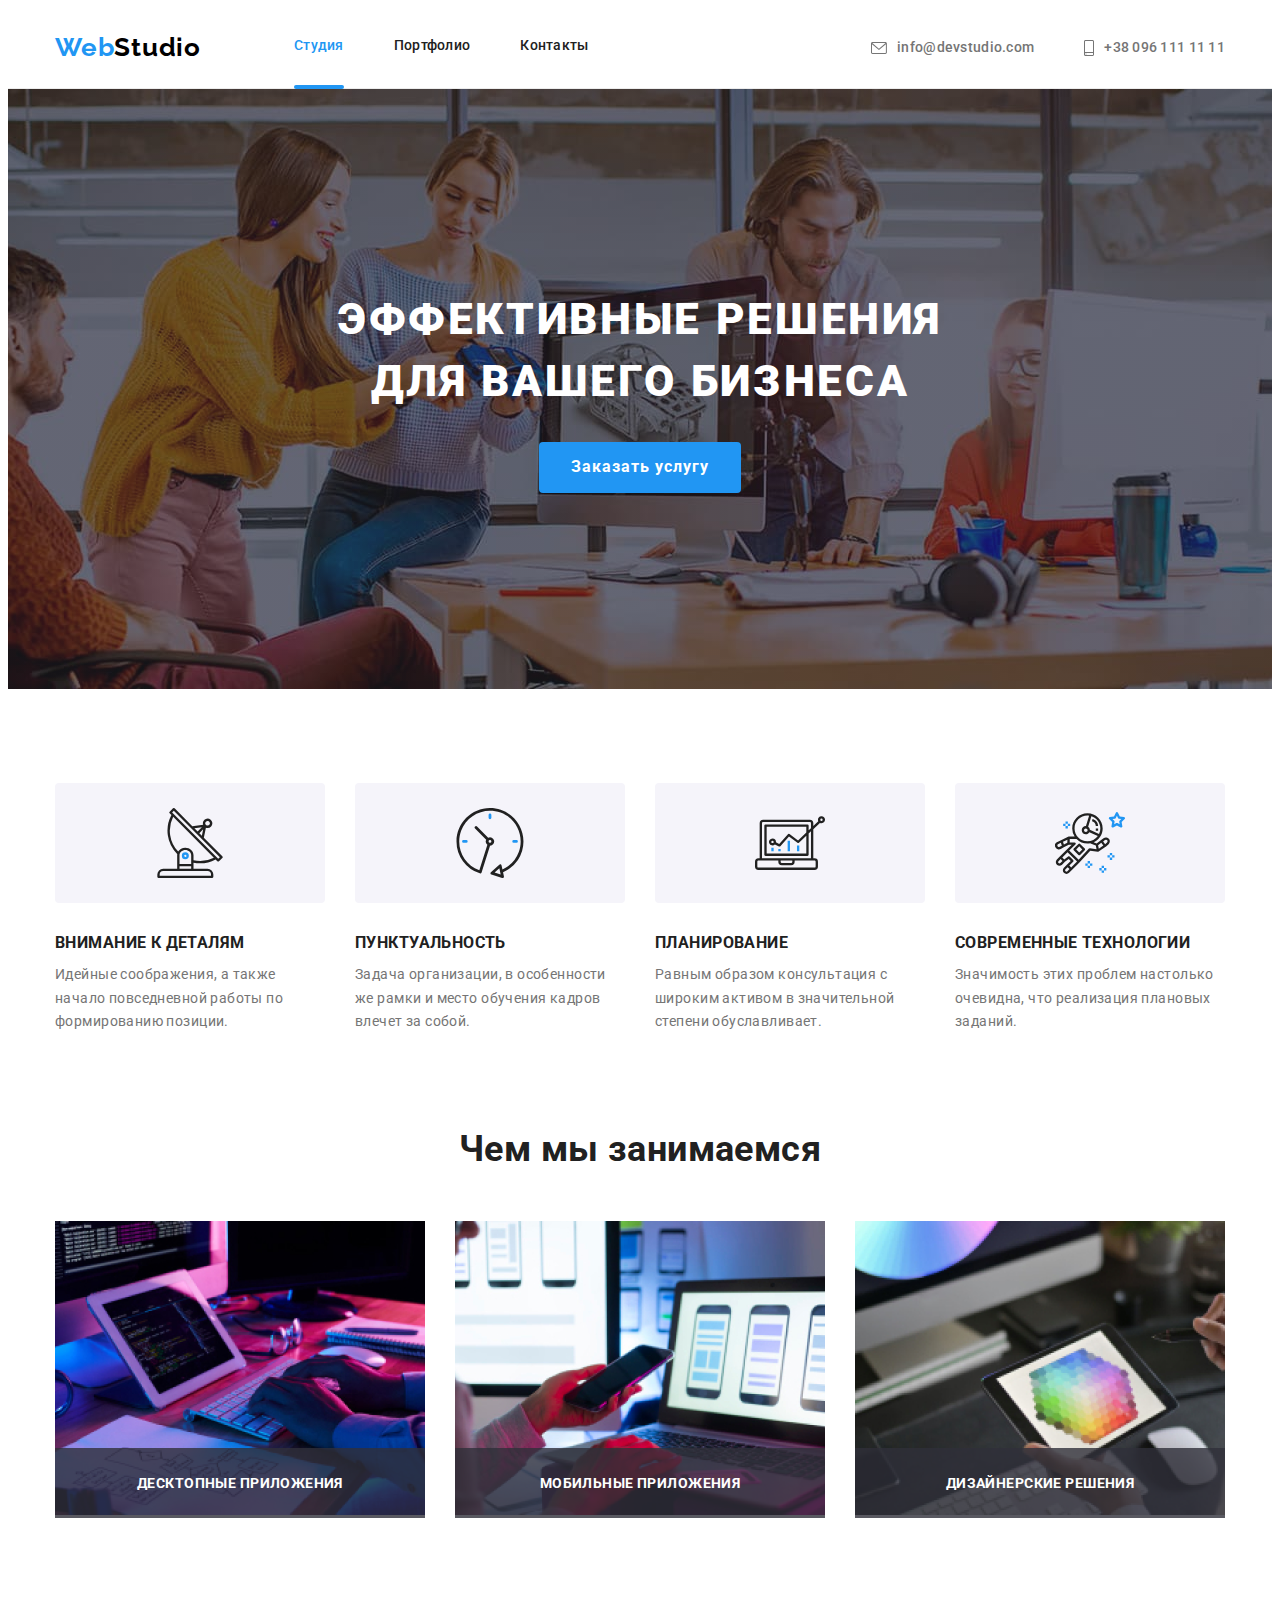
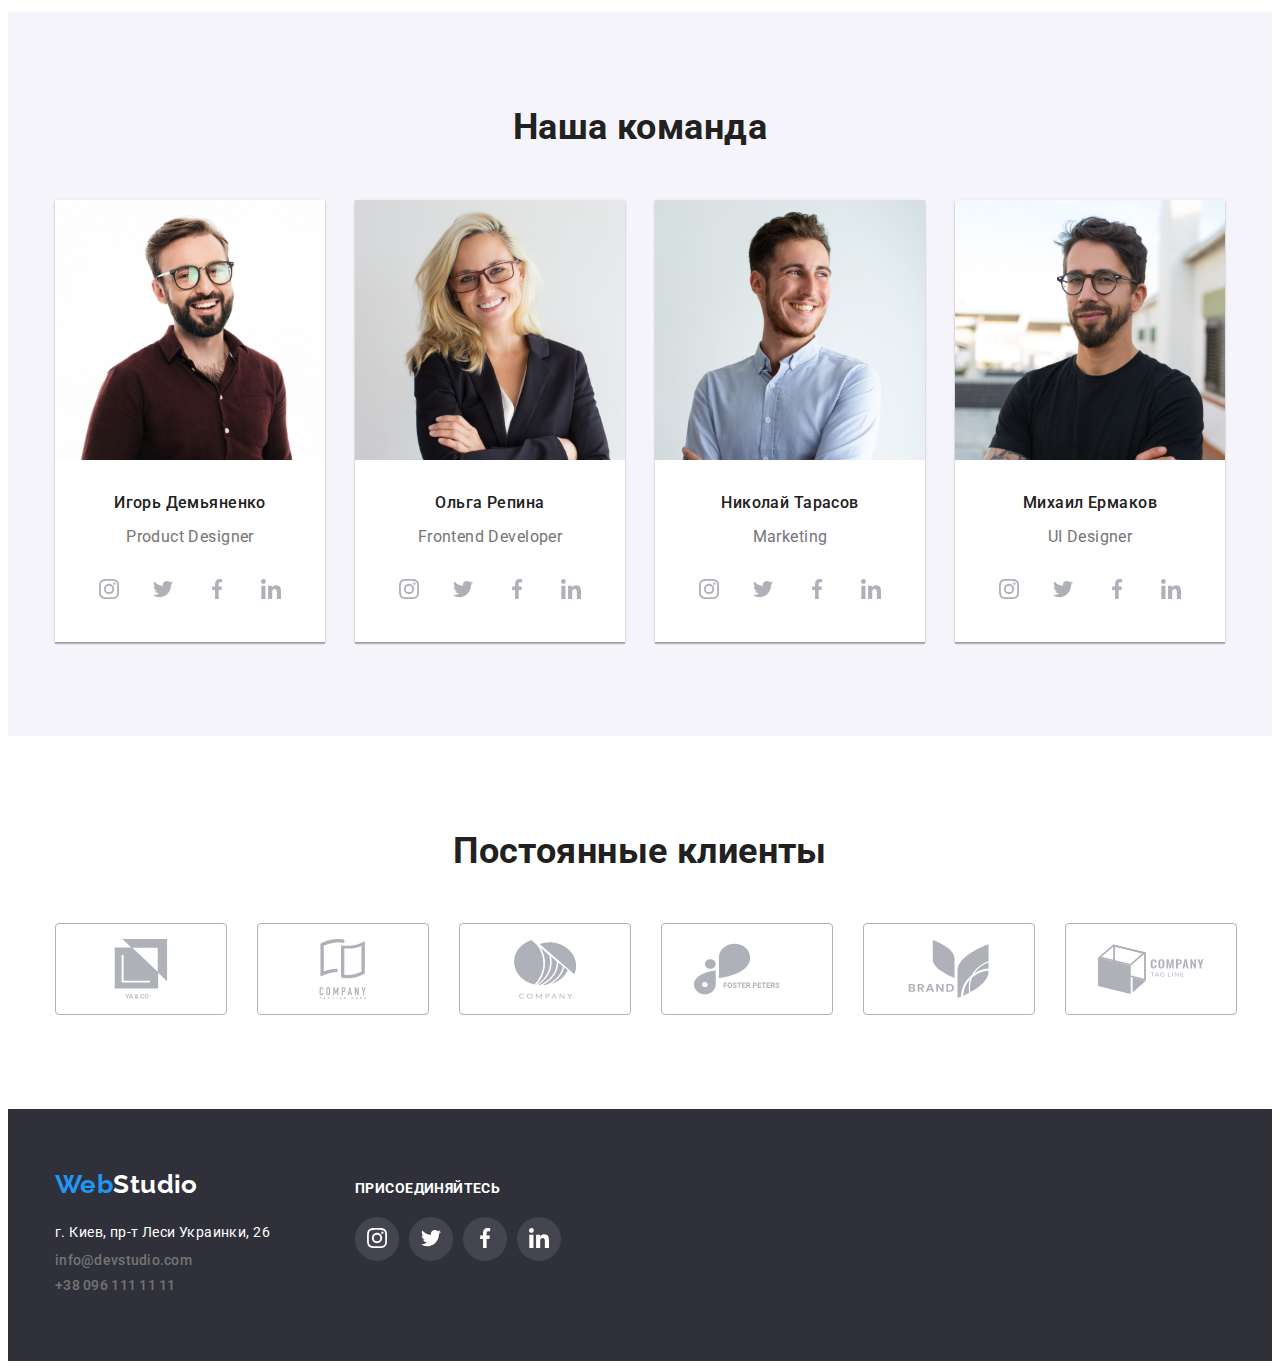
<file: index.html>
<!DOCTYPE html>
<html lang="ru">
<head>
    <meta charset="UTF-8">
    <meta http-equiv="X-UA-Compatible" content="IE=edge">
    <meta name="viewport" content="width=device-width, initial-scale=1.0">
    <title>WebStudio</title>

    <link rel="preconnect" href="https://fonts.googleapis.com">
    <link rel="preconnect" href="https://fonts.gstatic.com" crossorigin>
    <link href="https://fonts.googleapis.com/css2?family=Raleway:wght@700&family=Roboto:wght@400;500;700;900&display=swap"
        rel="stylesheet">

    <link rel="stylesheet" href="https://github.com/sindresorhus/modern-normalize/blob/main/modern-normalize.css">    

    <link rel="stylesheet" href="./css/styles.css">

    
</head>
<body>
    <!-- Header-->
    <header class="header">
        <div class="container">
            <nav class="main-nav">
                <a href="index.html" class="logo-link">
                    <span class="logo-link-web">Web</span><span class="logo-link-studio">Studio</span></a>
                <ul class="site-nav list">
                    <li class="item"><a href="./index.html" class="header-link current active-page">Студия</a></li>
                    <li class="item"><a href="./portfolio.html" class="header-link">Портфолио</a></li>
                    <li class="item"><a href="" class="header-link">Контакты</a></li>
                </ul>
    
                <ul class="list contacts-nav">
                    <li class="item">
                        <a href="mailto:info@devstudio.com" class="header-contacts">
                            <svg class="icon-envelope" width="16px" height="12px">
                                <use href="./images/sprite.svg#icon-envelope"></use>
                            </svg>
                            info@devstudio.com   
                        </a>     
                    </li>
                    <li class="item">
                        <a href="tel:+380961111111" class="header-contacts">
                            <svg class="icon-smartphone"width="10px" height="16px">
                                <use href="./images/sprite.svg#icon-smartphone"></use>
                            </svg>
                            +38 096 111 11 11    
                        </a>
                    </li>
                </ul>
            </nav>
        </div>
    </header>

    <!-- Main-->
    <main>
        <!-- Герой -->
        <section class="section hero overlay">
            <div class="container">
                <h1 class="hero-tittle">Эффективные решения для вашего бизнеса</h1>
                
                <button type="button" class="hero-button" data-modal-open>Заказать услугу</button>
            </div>

        </section>


        <!-- Преимущества -->
        <section class="section benefits-container">
                <div class="container">
                    <h2 class="benefits-h">Преимущества</h2>
                    <ul class="list benefits">
                        <li class="benefits-list-item">
                            <div class="benefits-list-space">
                                <svg class="benefits-list-icon">
                                    <use href="./images/sprite.svg#icon-antenna"></use>
                                </svg>
                            </div>
                            <h3 class="benefits-tittle">Внимание к деталям</h3>
                            <p class="benefits-text">Идейные соображения, а также начало повседневной работы по формированию позиции.</p>
                        </li>
                        <li class="benefits-list-item">
                            <div class="benefits-list-space">
                                <svg class="benefits-list-icon">
                                    <use href="./images/sprite.svg#icon-clock"></use>
                                </svg>
                            </div>
                            <h3 class="benefits-tittle">Пунктуальность</h3>
                            <p class="benefits-text">Задача организации, в особенности же рамки и место обучения кадров влечет за собой.</p>
                        </li>
                        <li class="benefits-list-item">
                            <div class="benefits-list-space">
                                <svg class="benefits-list-icon">
                                    <use href="./images/sprite.svg#icon-diagram"></use>
                                </svg>
                            </div>
                            <h3 class="benefits-tittle">Планирование</h3>
                            <p class="benefits-text">Равным образом консультация с широким активом в значительной степени обуславливает.</p>
                        </li>
                        <li class="benefits-list-item">
                            <div class="benefits-list-space">
                                <svg class="benefits-list-icon">
                                    <use href="./images/sprite.svg#icon-astronaut"></use>
                                </svg>
                            </div>
                            <h3 class="benefits-tittle">Современные технологии</h3>
                            <p class="benefits-text">Значимость этих проблем настолько очевидна, что реализация плановых заданий.</p>
                        </li>
                    </ul>
                </div>
        </section>
        
        <!-- Чем мы занимаемся -->
        <section class="section">
            <div class="container">
                    <h2 class="what-we-do-title">Чем мы занимаемся</h2>
                    <ul class="list what-we-do">
                        <li class="item">
                            <div class="what-we-do-thumb">
                                <img src="./images/box-1.png" alt="box-1" width="370">
                                <p class="what-we-do-thumb-label">Десктопные приложения</p>
                            </div>
                        </li>
                        <li class="item">
                            <div class="what-we-do-thumb">
                                <img src="./images/box-2.png" alt="box-2" width="370">
                                <p class="what-we-do-thumb-label">Мобильные приложения</p>
                            </div>    
                        </li>
                        <li class="item">
                            <div class="what-we-do-thumb">
                                <img src="./images/box-3.png" alt="box-3" width="370">
                                <p class="what-we-do-thumb-label">Дизайнерские решения</p>
                            </div>                   
                        </li>
                    </ul>
            </div>
        </section>

        <!--Наша команда-->
        <section class="our-team-section section">
            <div class="container">
                <h2 class="our-team-title">Наша команда</h2>
                <ul class="list our-team">
                    <li class="item">
                        <div class="our-team-scene">
                            <div class="our-team-photo">
                                <img src="./images/team-card-1.jpg" alt="team-card-1" width="270">
                            </div>
                        </div>
                        <h3 class="our-team-fs-name">Игорь Демьяненко</h3>
                        <p class="our-team-profession">Product Designer</p>
                            <ul class="list team-social-list">
                                <li class="team-social-links">
                                    <a href="https://www.instagram.com" target="_blank">
                                        <svg class="team-icon-instagram">
                                            <use href="./images/sprite.svg#icon-instagram"></use>
                                        </svg>
                                    </a>
                                </li>
                                <li class="team-social-links">
                                    <a href="https://twitter.com" target="_blank">
                                        <svg class="team-icon-twitter">
                                            <use href="./images/sprite.svg#icon-twitter"></use>
                                        </svg>
                                    </a>
                                </li>
                                <li class="team-social-links">
                                    <a href="https://www.facebook.com" target="_blank">
                                        <svg class="team-icon-facebook">
                                            <use href="./images/sprite.svg#icon-facebook"></use>
                                        </svg>
                                    </a>
                                </li>
                                <li class="team-social-links">
                                    <a href="https://www.linkedin.com" target="_blank">
                                        <svg class="team-icon-linkedin">
                                            <use href="./images/sprite.svg#icon-linkedin"></use>
                                        </svg>
                                    </a>
                                </li>
                            </ul>
                    </li>
                
                    <li class="item">
                        <div class="our-team-scene">
                            <div class="our-team-photo">
                                <img src="./images/team-card-2.jpg" alt="team-card-1" width="270">
                            </div>
                        </div>
                        <h3 class="our-team-fs-name">Ольга Репина</h3>
                        <p class="our-team-profession">Frontend Developer</p>
                            <ul class="list team-social-list">
                                <li class="team-social-links">
                                    <a href="https://www.instagram.com" target="_blank">
                                        <svg class="team-icon-instagram">
                                            <use href="./images/sprite.svg#icon-instagram"></use>
                                        </svg>
                                    </a>
                                </li>
                                <li class="team-social-links">
                                    <a href="https://twitter.com" target="_blank">
                                        <svg class="team-icon-twitter">
                                            <use href="./images/sprite.svg#icon-twitter"></use>
                                        </svg>
                                    </a>
                                </li>
                                <li class="team-social-links">
                                    <a href="https://www.facebook.com" target="_blank">
                                        <svg class="team-icon-facebook">
                                            <use href="./images/sprite.svg#icon-facebook"></use>
                                        </svg>
                                    </a>
                                </li>
                                <li class="team-social-links">
                                    <a href="https://www.linkedin.com" target="_blank">
                                        <svg class="team-icon-linkedin">
                                            <use href="./images/sprite.svg#icon-linkedin"></use>
                                        </svg>
                                    </a>
                                </li>
                            </ul>
                    </li>
                
                    <li class="item">
                        <div class="our-team-scene">
                            <div class="our-team-photo">
                                <img src="./images/team-card-3.jpg" alt="team-card-1" width="270">
                            </div>
                        </div>
                        <h3 class="our-team-fs-name">Николай Тарасов</h3>
                        <p class="our-team-profession">Marketing</p>
                            <ul class="list team-social-list">
                                <li class="team-social-links">
                                    <a href="https://www.instagram.com" target="_blank">
                                        <svg class="team-icon-instagram">
                                            <use href="./images/sprite.svg#icon-instagram"></use>
                                        </svg>
                                    </a>
                                </li>
                                <li class="team-social-links">
                                    <a href="https://twitter.com" target="_blank">
                                        <svg class="team-icon-twitter">
                                            <use href="./images/sprite.svg#icon-twitter"></use>
                                        </svg>
                                    </a>
                                </li>
                                <li class="team-social-links">
                                    <a href="https://www.facebook.com" target="_blank">
                                        <svg class="team-icon-facebook">
                                            <use href="./images/sprite.svg#icon-facebook"></use>
                                        </svg>
                                    </a>
                                </li>
                                <li class="team-social-links">
                                    <a href="https://www.linkedin.com" target="_blank">
                                        <svg class="team-icon-linkedin">
                                            <use href="./images/sprite.svg#icon-linkedin"></use>
                                        </svg>
                                    </a>
                                </li>
                            </ul>
                    </li>
                
                    <li class="item">
                        <div class="our-team-scene">
                            <div class="our-team-photo">
                                <img src="./images/team-card-4.jpg" alt="team-card-1" width="270">
                            </div>
                        </div>
                        <h3 class="our-team-fs-name">Михаил Ермаков</h3>
                        <p class="our-team-profession">UI Designer</p>
                        <ul class="list team-social-list">
                            <li class="team-social-links">
                                <a href="https://www.instagram.com" target="_blank">
                                    <svg class="team-icon-instagram">
                                        <use href="./images/sprite.svg#icon-instagram"></use>
                                    </svg>
                                </a>
                            </li>
                            <li class="team-social-links">
                                <a href="https://twitter.com">
                                    <svg class="team-icon-twitter" target="_blank">
                                        <use href="./images/sprite.svg#icon-twitter"></use>
                                    </svg>
                                </a>
                            </li>
                            <li class="team-social-links">
                                <a href="https://www.facebook.com" target="_blank">
                                    <svg class="team-icon-facebook">
                                        <use href="./images/sprite.svg#icon-facebook"></use>
                                    </svg>
                                </a>
                            </li>
                            <li class="team-social-links">
                                <a href="https://www.linkedin.com" target="_blank">
                                    <svg class="team-icon-linkedin">
                                        <use href="./images/sprite.svg#icon-linkedin"></use>
                                    </svg>
                                </a>
                            </li>
                        </ul>
                    </li>
                </ul>
            </div>
        </section>

        <!-- Постоянные клиенты -->
        <section class="section">
            <div class="container">
                <h2 class="regular-customers-title">Постоянные клиенты</h2>
                <ul class="list regular-customers">
                    <li class="item regular-customers-logo">
                        <a href="" class="regular-customers-link">
                            <svg class="icon-client">
                                <use href="./images/sprite.svg#icon-client-1"></use>
                            </svg>
                        </a>
                    </li>
                    <li class="item regular-customers-logo">
                        <a href="" class="regular-customers-link">
                            <svg class="icon-client">
                                <use href="./images/sprite.svg#icon-client-2"></use>
                            </svg>
                        </a>
                    </li>
                    <li class="item regular-customers-logo">
                        <a href="" class="regular-customers-link">
                            <svg class="icon-client">
                                <use href="./images/sprite.svg#icon-client-3"></use>
                            </svg>
                        </a>
                    </li>
                    <li class="item regular-customers-logo">
                        <a href="" class="regular-customers-link">
                            <svg class="icon-client">
                                <use href="./images/sprite.svg#icon-client-4"></use>
                            </svg>
                        </a>
                    </li>
                    <li class="item regular-customers-logo">
                        <a href="" class="regular-customers-link">
                            <svg class="icon-client">
                                <use href="./images/sprite.svg#icon-client-5"></use>
                            </svg>
                        </a>
                    </li>
                    <li class="item regular-customers-logo">
                        <a href="" class="regular-customers-link">
                            <svg class="icon-client">
                                <use href="./images/sprite.svg#icon-client-6"></use>
                            </svg>
                        </a>
                    </li>
                </ul>
            </div>
        </section>

    </main>

    <!-- Footer-->
    <footer class="footer">
        <div class="container footer-container">
            <div class="footer-main-info">
                <a href="index.html" class="footer-link"><span class="footer-link-web">Web</span><span
                        class="footer-link-studio">Studio</span></a>
                <address>
                    <ul class="list footer-list">
                        <li class="footer-item">
                            <p class="footer-text">г. Киев, пр-т Леси Украинки, 26</p>
                        </li>
                        <li class="footer-item"><a href="mailto:info@devstudio.com" class="footer-contacts">info@devstudio.com</a></li>
                        <li class="footer-item"><a href="tel:+380961111111" class="footer-contacts">+38 096 111 11 11</a></li>
                    </ul>
                </address>
            </div>
            <div class="footer-social">
                <h2 class="footer-social-title">Присоединяйтесь</h2>
                <ul class="list footer-list-icon">
                    <li class="footer-social-links">
                        <a href="https://www.instagram.com" target="_blank">
                            <svg class="icon-instagram">
                                 <use href="./images/sprite.svg#icon-instagram"></use>
                            </svg>
                        </a>
                    </li>
                    <li class="footer-social-links">
                        <a href="https://twitter.com" target="_blank">
                            <svg class="icon-twitter">
                                <use href="./images/sprite.svg#icon-twitter"></use>
                            </svg>
                        </a>
                    </li>
                    <li class="footer-social-links">
                        <a href="https://www.facebook.com" target="_blank">
                            <svg class="icon-facebook">
                                <use href="./images/sprite.svg#icon-facebook"></use>
                            </svg>
                        </a>
                    </li>
                    <li class="footer-social-links">
                        <a href="https://www.linkedin.com" target="_blank">
                            <svg class="icon-linkedin">
                                <use href="./images/sprite.svg#icon-linkedin"></use>
                            </svg>
                        </a>
                    </li>
                </ul>
            </div>
            

        </div>
    </footer>

    <!-- Modal-->
    <div class="backdrop is-hidden" data-modal>
        <div class="modal">
                <button data-modal-close class="modal-close-button">
                    <svg class="modal-close-icon">
                        <use href="./images/close-button_1.svg#icon-close-button"></use>
                    </svg>
            </button>
        </div>
    </div>
    <script src="./js/modal.js"></script>

</body>
</html>
</file>
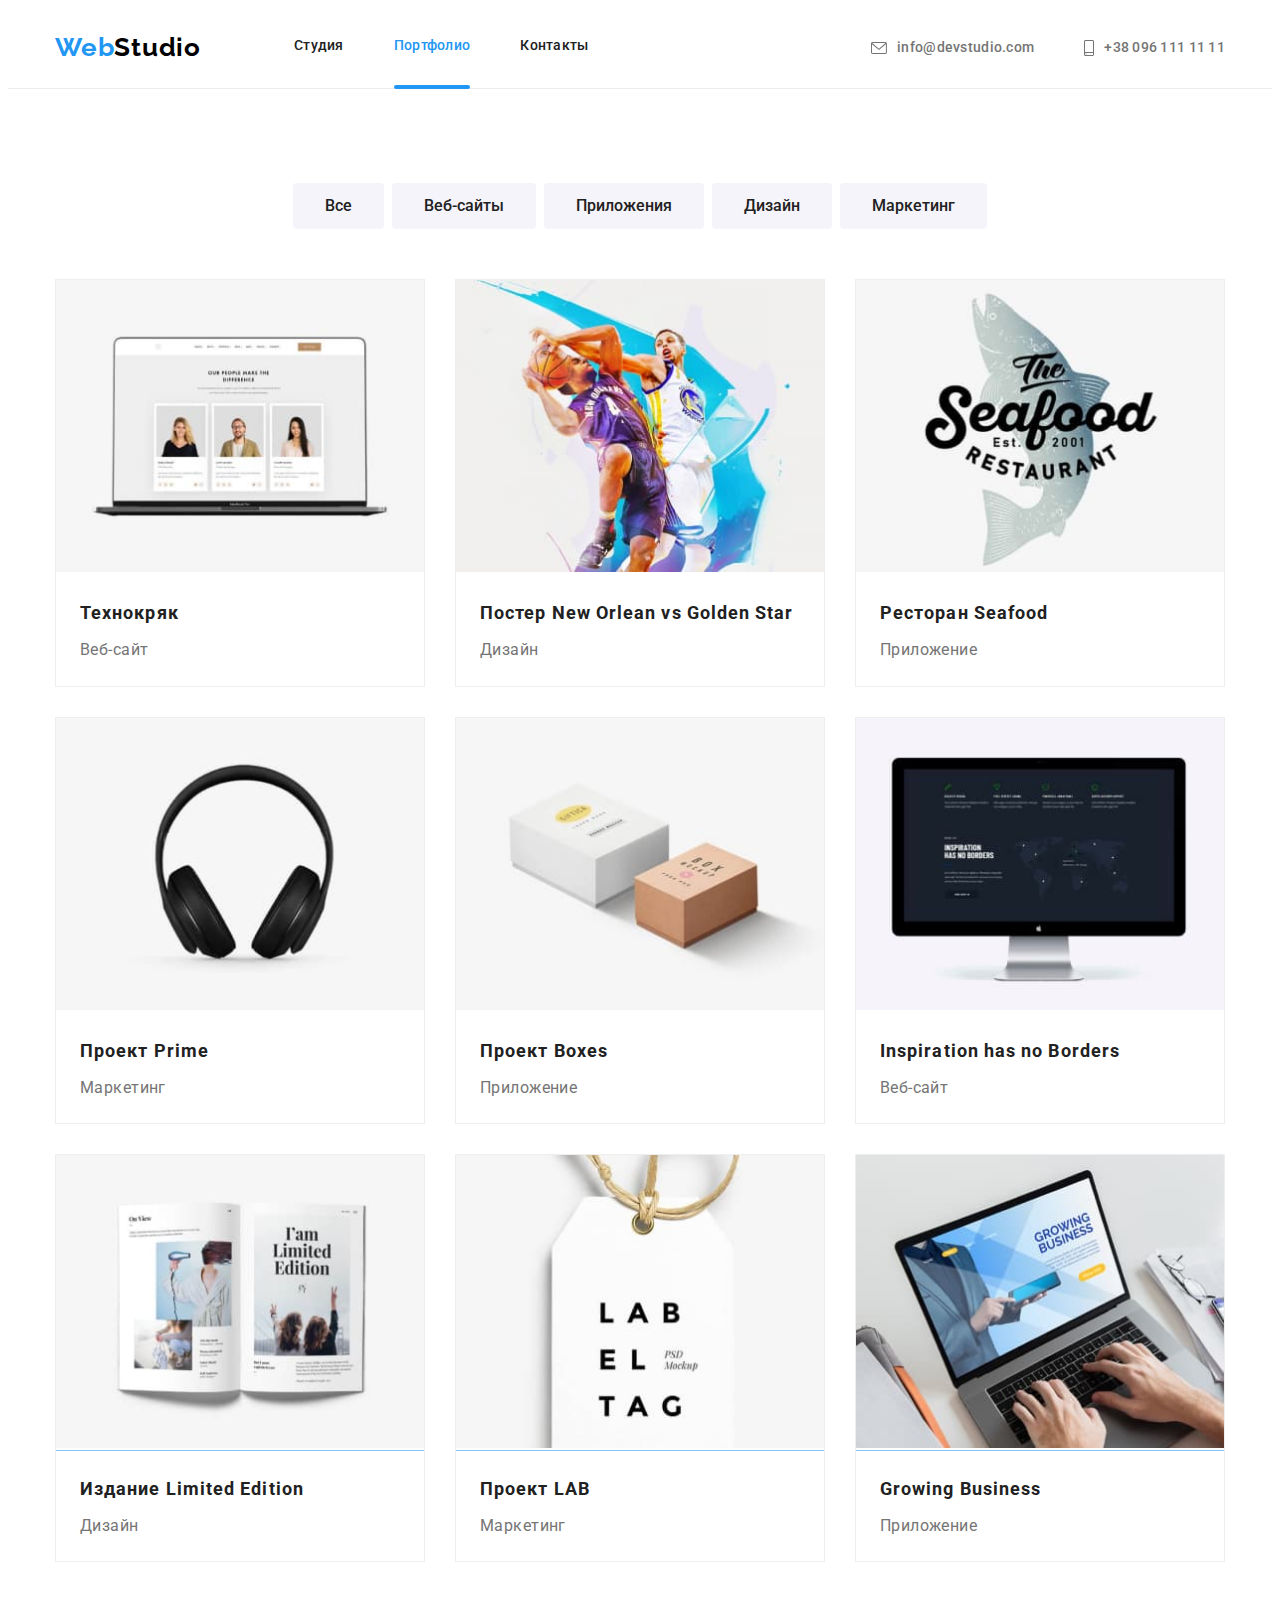
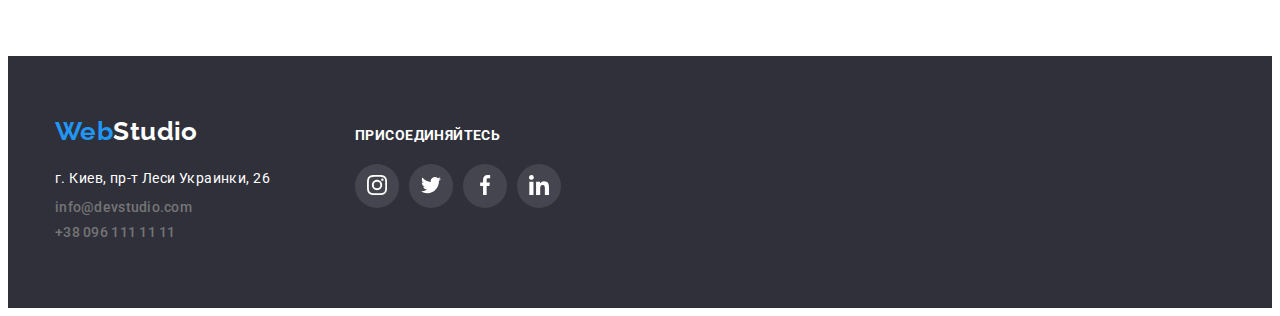
<file: portfolio.html>
<!DOCTYPE html>
<html lang="ru">
<head>
    <meta charset="UTF-8">
    <meta http-equiv="X-UA-Compatible" content="IE=edge">
    <meta name="viewport" content="width=device-width, initial-scale=1.0">
    <title>Portfolio</title>

    <link rel="preconnect" href="https://fonts.googleapis.com">
    <link rel="preconnect" href="https://fonts.gstatic.com" crossorigin>
    <link href="https://fonts.googleapis.com/css2?family=Raleway:wght@700&family=Roboto:wght@400;500;700;900&display=swap"
        rel="stylesheet">

    <link rel="stylesheet" href="https://github.com/sindresorhus/modern-normalize/blob/main/modern-normalize.css">
        
    <link rel="stylesheet" href="./css/styles.css">
</head>
<body>
<!-- Header-->
    <header class="header">
        <div class="container">
            <nav class="main-nav">
                <a href="index.html" class="logo-link">
                    <span class="logo-link-web">Web</span><span class="logo-link-studio">Studio</span></a>
                <ul class="site-nav list">
                    <li class="item"><a href="./index.html" class="header-link">Студия</a></li>
                    <li class="item"><a href="./portfolio.html" class="header-link current active-page">Портфолио</a></li>
                    <li class="item"><a href="" class="header-link">Контакты</a></li>
                </ul>
    
                <ul class="list contacts-nav">
                    <li class="item">
                        <a href="mailto:info@devstudio.com" class="header-contacts">
                            <svg class="icon-envelope" width="16px" height="12px">
                                <use href="./images/sprite.svg#icon-envelope"></use>
                            </svg>
                            info@devstudio.com
                        </a>
                    </li>
                    <li class="item">
                        <a href="tel:+380961111111" class="header-contacts">
                            <svg class="icon-smartphone" width="10px" height="16px">
                                <use href="./images/sprite.svg#icon-smartphone"></use>
                            </svg>
                            +38 096 111 11 11
                        </a>
                    </li>
                </ul>
            </nav>
        </div>
    </header>

<!-- Main-->
<main>
    <!-- Фильтр на странице-->
    <section class="section">
            <div class="container">
                <h1 class="filter">Фильтр на странице</h1>
                <ul class="list filter-buttons">
                    <li class="item"><button type="button" class="button-portfolio">Все</button></li>
                    <li class="item"><button type="button" class="button-portfolio">Веб-сайты</button></li>
                    <li class="item"><button type="button" class="button-portfolio">Приложения</button></li>
                    <li class="item"><button type="button" class="button-portfolio">Дизайн</button></li>
                    <li class="item"><button type="button" class="button-portfolio">Маркетинг</button></li>
                </ul>
            </div>

    
    <!--Примеры работ-->
        <div class="container card-set-container">
            <ul class="list card-set">
                <li class="item">
                    <a href="" class="ex-works-link">
                        <div class="ex-works-thumb">
                            <img src="./images/img-project-1.jpg" alt="project1" width="370">
                            <p class="ex-works-thumb-label">Технокряк это современная площадка распространения коронавируса. Компании используют
                                эту платформу для цифрового
                                шпионажа и атак на защищённые сервера конкурентов.</p>
                        </div>
                        <div class="card-set-info">
                            <h2 class="ex-works-title">Технокряк</h2>
                            <p class="ex-works-text">Веб-сайт</p>
                        </div>
                    </a>
                </li>
            
                <li class="item">
                    <a href="" class="ex-works-link">
                        <div class="ex-works-thumb">
                            <img src="./images/img-project-2.jpg" alt="project1" width="370">
                            <p class="ex-works-thumb-label">Технокряк это современная площадка распространения коронавируса. Компании используют
                                эту платформу для цифрового
                                шпионажа и атак на защищённые сервера конкурентов.</p>
                        </div>
                        <div class="card-set-info">
                            <h2 class="ex-works-title">Постер New Orlean vs Golden Star</h2>
                            <p class="ex-works-text">Дизайн</p>
                        </div>
                    </a>
                </li>
            
                <li class="item">
                    <a href="" class="ex-works-link">
                        <div class="ex-works-thumb">
                            <img src="./images/img-project-3.jpg" alt="project1" width="370">
                            <p class="ex-works-thumb-label">Технокряк это современная площадка распространения коронавируса. Компании используют
                                эту платформу для цифрового
                                шпионажа и атак на защищённые сервера конкурентов.</p>
                        </div>
                        <div class="card-set-info">
                            <h2 class="ex-works-title">Ресторан Seafood</h2>
                        <p class="ex-works-text">Приложение</p>
                        </div>
                    </a>
                </li>
            
                <li class="item">
                    <a href="" class="ex-works-link">
                        <div class="ex-works-thumb">
                            <img src="./images/img-project-4.jpg" alt="project1" width="370">
                            <p class="ex-works-thumb-label">Технокряк это современная площадка распространения коронавируса. Компании используют
                                эту платформу для цифрового
                                шпионажа и атак на защищённые сервера конкурентов.</p>
                        </div>
                        <div class="card-set-info">
                            <h2 class="ex-works-title">Проект Prime</h2>
                        <p class="ex-works-text">Маркетинг</p>
                       </div>
                    </a>
                </li>
            
                <li class="item">
                    <a href="" class="ex-works-link">
                        <div class="ex-works-thumb">
                            <img src="./images/img-project-5.jpg" alt="project1" width="370">
                            <p class="ex-works-thumb-label">Технокряк это современная площадка распространения коронавируса. Компании используют
                                эту платформу для цифрового
                                шпионажа и атак на защищённые сервера конкурентов.</p>
                        </div>
                        <div class="card-set-info">
                            <h2 class="ex-works-title">Проект Boxes</h2>
                            <p class="ex-works-text">Приложение</p>
                        </div>
                    </a>
                </li>
            
                <li class="item">
                    <a href="" class="ex-works-link">
                        <div class="ex-works-thumb">
                            <img src="./images/img-project-6.jpg" alt="project1" width="370">
                            <p class="ex-works-thumb-label">Технокряк это современная площадка распространения коронавируса. Компании используют
                                эту платформу для цифрового
                                шпионажа и атак на защищённые сервера конкурентов.</p>
                        </div>
                        <div class="card-set-info">
                            <h2 class="ex-works-title">Inspiration has no Borders</h2>
                            <p class="ex-works-text">Веб-сайт</p>
                        </div>
                    </a>
                </li>
            
                <li class="item">
                    <a href="" class="ex-works-link">
                        <div class="ex-works-thumb">
                            <img src="./images/img-project-7.jpg" alt="project1" width="370">
                            <p class="ex-works-thumb-label">Технокряк это современная площадка распространения коронавируса. Компании используют
                                эту платформу для цифрового
                                шпионажа и атак на защищённые сервера конкурентов.</p>
                        </div>
                        <div class="card-set-info">
                            <h2 class="ex-works-title">Издание Limited Edition</h2>
                            <p class="ex-works-text">Дизайн</p>
                        </div>
                    </a>
                </li>
            
                <li class="item">
                    <a href="" class="ex-works-link">
                        <div class="ex-works-thumb">
                            <img src="./images/img-project-8.jpg" alt="project1" width="370">
                            <p class="ex-works-thumb-label">Технокряк это современная площадка распространения коронавируса. Компании используют
                                эту платформу для цифрового
                                шпионажа и атак на защищённые сервера конкурентов.</p>
                        </div>
                        <div class="card-set-info">
                            <h2 class="ex-works-title">Проект LAB</h2>
                            <p class="ex-works-text">Маркетинг</p>
                        </div>
                    </a>
                </li>
            
                <li class="item">
                    <a href="" class="ex-works-link">
                        <div class="ex-works-thumb">
                            <img src="./images/img-project-9.jpg" alt="project1" width="370">
                            <p class="ex-works-thumb-label">Технокряк это современная площадка распространения коронавируса. Компании используют
                                эту платформу для цифрового
                                шпионажа и атак на защищённые сервера конкурентов.</p>
                        </div>
                        <div class="card-set-info">
                            <h2 class="ex-works-title">Growing Business</h2>
                            <p class="ex-works-text">Приложение</p>
                        </div>
                    </a>
                </li>
            </ul>
        </div>
    </section>
</main>

    <!-- Footer-->
    <footer class="footer">
        <div class="container footer-container">
            <div class="footer-main-info">
                <a href="index.html" class="footer-link"><span class="footer-link-web">Web</span><span
                        class="footer-link-studio">Studio</span></a>
                <address>
                    <ul class="list footer-list">
                        <li class="footer-item">
                            <p class="footer-text">г. Киев, пр-т Леси Украинки, 26</p>
                        </li>
                        <li class="footer-item"><a href="mailto:info@devstudio.com"
                                class="footer-contacts">info@devstudio.com</a></li>
                        <li class="footer-item"><a href="tel:+380961111111" class="footer-contacts">+38 096 111 11 11</a>
                        </li>
                    </ul>
                </address>
            </div>
            <div class="footer-social">
                <h2 class="footer-social-title">Присоединяйтесь</h2>
                <ul class="list footer-list-icon">
                    <li class="footer-social-links">
                        <a href="https://www.instagram.com" target="_blank">
                            <svg class="icon-instagram">
                                <use href="./images/sprite.svg#icon-instagram"></use>
                            </svg>
                        </a>
                    </li>
                    <li class="footer-social-links">
                        <a href="https://twitter.com" target="_blank">
                            <svg class="icon-twitter">
                                <use href="./images/sprite.svg#icon-twitter"></use>
                            </svg>
                        </a>
                    </li>
                    <li class="footer-social-links">
                        <a href="https://www.facebook.com" target="_blank">
                            <svg class="icon-facebook">
                                <use href="./images/sprite.svg#icon-facebook"></use>
                            </svg>
                        </a>
                    </li>
                    <li class="footer-social-links">
                        <a href="https://www.linkedin.com" target="_blank">
                            <svg class="icon-linkedin">
                                <use href="./images/sprite.svg#icon-linkedin"></use>
                            </svg>
                        </a>
                    </li>
                </ul>
            </div>
    
    
        </div>
    </footer>
    
</body>
</html>
</file>
<file: css/styles.css>
/*  
Цвет основого текста #212121
Цвет вторичного текста #757575
акцент #2196F3
белый #FFFFFF
вторичный фон #F5F4FA
*/

:root {
  --primary-text-color: #212121;
  --secondary-text-color: #757575;
  --accent-color: #2196f3;
  --white-color: #ffffff;
  --secondary-bg-color: #f5f4fa;
  --main-bg-color: #e0e0e0;
  --black-color: #000000;
  --header-border-color: #ececec;
  --card-border-color: #eeeeee;
  --hero-bg-color: #2f303a;
  --icon-color: #afb1b8;
  --cubic: cubic-bezier(0.4, 0, 0.2, 1);
  --time-transition: 250ms;
}

body {
  font-family: "Roboto", sans-serif;

  background-color: var(--white-color);
  color: var(--primary-text-color);
  font-weight: 700;
  font-size: 14px;
  letter-spacing: 0.03em;
}
.list {
  list-style: none;
  padding: 0;
  margin: 0;
}
* {
  box-sizing: border-box;
}
/* Button*/
button {
  border: transparent;
  font-family: inherit;
  cursor: pointer;
  border-radius: 4px;
  padding: 10px 32px;
  text-align: center;
}
h1,
h2,
h3,
h4,
h5,
h6,
p {
  margin: 0px;
  padding: 0px;
}
img {
  display: blok;
  max-width: 100%;
  height: auto;
}
.section {
  padding-top: 94px;
  padding-bottom: 94px;
}
.container {
  margin-left: auto;
  margin-right: auto;
  width: 1200px;
  padding-left: 15px;
  padding-right: 15px;
}

/* Header */
.header {
  padding-top: 24px;
  padding-bottom: 25px;
  border-bottom: 1px solid var(--header-border-color);
}

.logo-link {
  font-family: Raleway;
  font-style: normal;
  font-weight: 700;
  color: var(--black-color);
  text-decoration: none;
  font-size: 26px;
  line-height: 1.2;
  letter-spacing: 0.03em;
}
.logo-link-web {
  color: var(--accent-color);
}
.logo-link-studio {
  color: var(--black-color);
}
.main-nav {
  display: flex;
  align-items: center;
  border-color: var(--white-color);
}
.site-nav {
  display: flex;
  margin-left: 93px;
}

.site-nav .current {
  color: var(--accent-color);
}
.site-nav .item + .item {
  margin-left: 50px;
}
.contacts-nav {
  display: flex;
  margin-left: auto;
  align-items: center;
}
.contacts-nav .item + .item {
  margin-left: 50px;
  align-items: center;
}
.header-link {
  color: var(--primary-text-color);
  text-decoration: none;
  font-weight: 500;
  line-height: 1.14;
  letter-spacing: 0.02em;
  transition: color var(--time-transition) var(--cubic);
}

.header-link:hover,
.header-link:focus {
  color: var(--accent-color);
}

.header-contacts {
  display: flex;
  align-items: center;

  color: var(--secondary-text-color);
  text-decoration: none;
  font-style: normal;
  font-weight: 500;
  line-height: 1.14;
  letter-spacing: 0.02em;

  transition: color var(--time-transition) var(--cubic);
}

.icon-envelope,
.icon-smartphone {
  fill: var(--secondary-text-color);
  margin-right: 10px;

  transition: fill var(--time-transition) var(--cubic);
}

.header-contacts:hover,
.header-contacts:focus {
  color: var(--accent-color);
}
.header-contacts:hover .icon-envelope,
.header-contacts:hover .icon-smartphone {
  fill: var(--accent-color);
}

.active-page::after {
  content: " ";
  position: relative;
  display: block;

  top: 31px;

  width: 100%;
  height: 4px;

  background: var(--accent-color);
  border-radius: 20px;
}

/* Main index*/

.hero {
  padding-top: 200px;
  padding-bottom: 200px;
  text-align: center;
}
.overlay {
  max-width: 1600px;
  height: 600px;
  margin-left: auto;
  margin-right: auto;
  background-image: linear-gradient(
      to right,
      rgba(47, 48, 58, 0.4),
      rgba(47, 48, 58, 0.4)
    ),
    url("../images/hero.jpg");
  background-position: center;
  background-repeat: no-repeat;
  background-position: center;
  background-size: cover;
}
.hero-tittle {
  max-width: 696px;
  margin-top: 0px;
  margin-bottom: 30px;
  margin-left: auto;
  margin-right: auto;

  font-weight: 900;
  font-size: 44px;
  line-height: 1.4;

  letter-spacing: 0.06em;
  text-transform: uppercase;
  color: var(--white-color);
}
.hero-button {
  font-weight: 700;
  font-size: 16px;
  line-height: 1.9;
  letter-spacing: 0.06em;
  color: var(--white-color);
  background-color: var(--accent-color);
  text-align: center;
}
.hero-button:focus {
  color: var(--primary-text-color);
  background-color: var(--secondary-bg-color);
}

/* Преимущества */
.benefits-container {
  padding-bottom: 0px;
}
.benefits {
  display: flex;
  justify-content: space-between;
}
.benefits-h {
  position: absolute;
  width: 1px;
  height: 1px;
  margin: -1px;
  padding: 0;
  overflow: hidden;
  border: 0;
  clip: rect(0 0 0 0);
}
.benefits-list-space {
  display: flex;
  justify-content: center;
  align-items: center;

  margin-bottom: 30px;
  height: 120px;

  background-color: var(--secondary-bg-color);
  border-radius: 4px;
}
.benefits-list-icon {
  width: 70px;
  height: 70px;
}
.benefits-tittle {
  margin-bottom: 10px;
  line-height: 1.2;
  text-transform: uppercase;
}
.benefits-text {
  width: 270px;
  margin-top: 0px;

  font-weight: 400;
  line-height: 1.7;
  color: var(--secondary-text-color);
}

/* Чем мы занимаемся */

.what-we-do-title {
  margin-top: 0px;
  margin-bottom: 50px;

  font-weight: 700;
  font-size: 36px;
  line-height: 1.2;
  text-align: center;
  color: var(--primary-text-color);
}
.what-we-do {
  margin-top: 0px;
  display: flex;
  justify-content: center;
}
.what-we-do .item + .item {
  margin-left: 30px;
}
.what-we-do-thumb {
  position: relative;
}
.what-we-do-thumb-label {
  position: absolute;

  display: flex;
  justify-content: center;
  align-items: center;

  width: 100%;
  height: 70px;
  right: 0;
  bottom: 0px;
  background: rgba(47, 48, 58, 0.8);
  color: var(--white-color);
  text-transform: uppercase;
}

/* Наша команда */
.our-team-section {
  background-color: var(--secondary-bg-color);
}
.our-team-scene {
  overflow: hidden;
}

.our-team-photo {
  transform: rotateX(0);
  transition: transform var(--time-transition) var(--cubic);
}
.our-team .item:hover .our-team-photo {
  transform: translateY(20%) scale(1.5);
}
.our-team-title {
  margin-top: 0px;
  margin-bottom: 50px;

  font-weight: 700;
  font-size: 36px;
  line-height: 1.2;
  text-align: center;
  color: var(--primary-text-color);
}
.our-team {
  margin-top: 0px;
  justify-content: center;

  display: flex;
  align-items: center;
}
.our-team .item + .item {
  margin-left: 30px;
}
.our-team .item {
  background-color: var(--white-color);
  box-shadow: 0px 1px 3px rgba(0, 0, 0, 0.12), 0px 1px 1px rgba(0, 0, 0, 0.14),
    0px 2px 1px rgba(0, 0, 0, 0.2);
}

.our-team-fs-name {
  margin-top: 30px;
  margin-bottom: 10px;

  font-weight: 500;
  font-size: 16px;
  line-height: 1.2;
  text-align: center;
  color: var(--primary-text-color);
}
.our-team-profession {
  font-weight: 400;
  font-size: 16px;
  line-height: 1.9;
  text-align: center;
  color: var(--secondary-text-color);
}

.team-social-list {
  display: flex;
  justify-content: center;
  padding-top: 16px;
  padding-bottom: 30px;
}

.team-social-links:nth-child(n + 2) {
  margin-left: 10px;
}
.team-social-links {
  display: flex;
  justify-content: center;
  align-items: center;
  width: 44px;
  height: 44px;
  border-radius: 50%;
  transition: background-color var(--time-transition) var(--cubic);
}
.team-icon-instagram,
.team-icon-twitter,
.team-icon-facebook,
.team-icon-linkedin {
  width: 20px;
  height: 20px;
  fill: var(--icon-color);
  transition: fill var(--time-transition) var(--cubic);
}
.team-social-links:hover,
.team-social-links:focus {
  background-color: var(--accent-color);
}
.team-social-links:hover .team-icon-instagram,
.team-social-links:hover .team-icon-twitter,
.team-social-links:hover .team-icon-facebook,
.team-social-links:hover .team-icon-linkedin,
.team-social-links:focus .team-icon-instagram,
.team-social-links:focus .team-icon-twitter,
.team-social-links:focus .team-icon-facebook,
.team-social-links:focus .team-icon-linkedin {
  fill: var(--white-color);
}

/* Постоянные клиенты */
.regular-customers-title {
  margin-top: 0px;
  margin-bottom: 50px;

  font-weight: 700;
  font-size: 36px;
  line-height: 1.2;
  text-align: center;
  color: var(--primary-text-color);
}
.regular-customers {
  margin-top: 0px;
  display: flex;
}
.regular-customers .item + .item {
  margin-left: 30px;
}

.regular-customers-logo .regular-customers-link {
  display: flex;
  justify-content: center;
  align-items: center;

  width: 100%;
  height: 92px;
  padding: 16px 32px;
  border-radius: 4px;
  color: var(--icon-color);
  border: 1px solid;
  border-color: var(--icon-color);

  transition: border-color var(--time-transition) var(--cubic);
}
.icon-client {
  width: 106px;
  height: 60px;
  fill: var(--icon-color);
  transition: fill var(--time-transition) var(--cubic);
}

.regular-customers-link:hover .icon-client,
.regular-customers-link:focus .icon-client {
  fill: var(--accent-color);
}
.regular-customers-logo .regular-customers-link:hover,
.regular-customers-logo .regular-customers-link:focus {
  border-color: var(--accent-color);
}

/* Portfolio page*/

.filter-buttons {
  display: flex;
  margin-bottom: 50px;
  justify-content: center;
}
.filter-buttons .item + .item {
  margin-left: 8px;
}

.button-portfolio {
  font-weight: 500;
  font-size: 16px;
  line-height: 1.6;
  text-align: center;
  color: var(--primary-text-color);
  background-color: var(--secondary-bg-color);

  transition: color var(--time-transition) var(--cubic),
    background-color var(--time-transition) var(--cubic),
    box-shadow var(--time-transition) var(--cubic);
}
.button-portfolio:hover,
.button-portfolio:focus {
  color: var(--white-color);
  background-color: var(--accent-color);
  box-shadow: 0px 3px 1px rgba(0, 0, 0, 0.1), 0px 1px 2px rgba(0, 0, 0, 0.08),
    0px 2px 2px rgba(0, 0, 0, 0.12);
}
.filter {
  display: none;
}
.card-set-container {
  margin-top: 34px;
}
.card-set {
  display: flex;
  /* Делаем Flex-контейнет многострочным */
  flex-wrap: wrap;
  /* Компенсируем маржины элементов */
  margin-left: -30px;
  margin-top: -30px;
  list-style: none;
}
.card-set .item {
  /* Задаём всем элементам маржины слева и сверху */
  margin-left: 30px;
  margin-top: 30px;
  width: 370px;
  /*  Задаём ширину элементов  */
  flex-basis: calc((100% - 90px) / 3);
  background-color: var(--white-color);
  border: 1px solid var(--card-border-color);

  transition: box-shadow var(--time-transition) var(--cubic);
}
.card-set .item:hover,
.card-set .item:focus {
  box-shadow: 0px 2px 1px -1px rgba(0, 0, 0, 0.2),
    0px 1px 1px 0px rgba(0, 0, 0, 0.14), 0px 1px 3px 0px rgba(0, 0, 0, 0.12);
}

.card-set-info {
  padding-top: 20px;
  padding-bottom: 20px;
  padding-left: 24px;
}
.ex-works-title {
  margin-bottom: 4px;
  font-weight: 700;
  font-size: 18px;
  line-height: 2;
  letter-spacing: 0.06em;
}
.ex-works-text {
  font-weight: 400;
  font-size: 16px;
  line-height: 1.9;
  color: var(--secondary-text-color);
}
.ex-works-link {
  text-decoration: none;
  color: var(--primary-text-color);
}

.ex-works-thumb {
  position: relative;
  overflow: hidden;
}

.ex-works-link:hover .ex-works-thumb-label {
  transform: translateY(0);
}

.ex-works-thumb-label {
  position: absolute;
  top: 0;
  width: 100%;
  height: 100%;

  padding: 63px 24px;
  font-weight: 400;
  font-size: 18px;
  line-height: 28px;
  color: var(--white-color);

  background: rgba(33, 150, 243, 0.9);

  transform: translateY(100%);
  transition: transform var(--time-transition) var(--cubic);
}

/* Footer*/

.footer {
  background-color: #2f303a;
  padding-top: 60px;
  padding-bottom: 60px;
}
.footer-container {
  display: flex;
  align-items: baseline;
}

.footer-link {
  display: block;
  margin-bottom: 20px;

  font-family: Raleway;
  font-weight: 700;
  color: var(--black-color);
  text-decoration: none;
  font-size: 26px;
  line-height: 1.2;
}
.footer-link-web {
  color: var(--accent-color);
}
.footer-link-studio {
  color: var(--white-color);
}
.footer-text {
  margin-top: 0;
  margin-bottom: 0;
  font-style: normal;
  font-weight: 400;
  line-height: 1.7;
  color: var(--white-color);
}
.footer-contacts {
  display: block;

  color: var(--secondary-text-color);
  text-decoration: none;
  font-style: normal;
  font-weight: 500;
  line-height: 1.14;
  letter-spacing: 0.02em;
  transition: color var(--time-transition) var(--cubic);
}
.footer-item {
  margin-bottom: 9px;
}
.footer-item:nth-last-child(-n + 1) {
  margin-bottom: 0px;
}
.footer-contacts:hover,
.footer-contacts:focus {
  color: var(--white-color);
}

.footer-social-title {
  margin-bottom: 20px;

  font-size: 14px;
  line-height: 1.14;
  letter-spacing: 0.03em;
  text-transform: uppercase;
  color: var(--white-color);
}
.footer-main-info {
  width: 230px;
}
.footer-social {
  margin-left: 70px;
  padding-bottom: 40px;
}

.footer-list-icon {
  display: flex;
}
.footer-social-links:nth-child(n + 2) {
  margin-left: 10px;
}
.footer-social-links {
  display: flex;
  justify-content: center;
  align-items: center;
  width: 44px;
  height: 44px;
  border-radius: 50%;
  background-color: rgba(255, 255, 255, 0.1);

  transition: background-color var(--time-transition) var(--cubic);
}

.icon-instagram,
.icon-twitter,
.icon-facebook,
.icon-linkedin {
  width: 20px;
  height: 20px;
  fill: var(--white-color);
}
.footer-social-links:hover,
.footer-social-links:focus {
  background-color: var(--accent-color);
}

/* Modal*/
.backdrop {
  position: fixed;

  top: 0;
  left: 0;
  width: 100%;
  height: 100%;

  background: rgba(0, 0, 0, 0.2);

  opacity: 1;
  transition: opacity var(--time-transition) var(--cubic);
}
.backdrop.is-hidden {
  opacity: 0;
  pointer-events: none;
}

.backdrop.is-hidden .modal {
  transform: translate(-50%, -50%) scale(1.1);
}

.modal {
  position: absolute;

  top: 50%;
  left: 50%;
  transform: translate(-50%, -50%) scale(1);

  width: 528px;
  height: 581px;
  background-color: var(--white-color);

  transition: transform var(--time-transition) var(--cubic);
}
.modal-close-icon {
  width: 10px;
  height: 10px;
}
.modal-close-button {
  position: absolute;
  top: 8px;
  right: 8px;

  display: flex;
  justify-content: center;
  align-items: center;
  width: 30px;
  height: 30px;

  padding: 0;

  border-radius: 50%;
  border: 1px solid;
  border-color: rgba(0, 0, 0, 0.1);
  background-color: var(--white-color);
}
</file>
